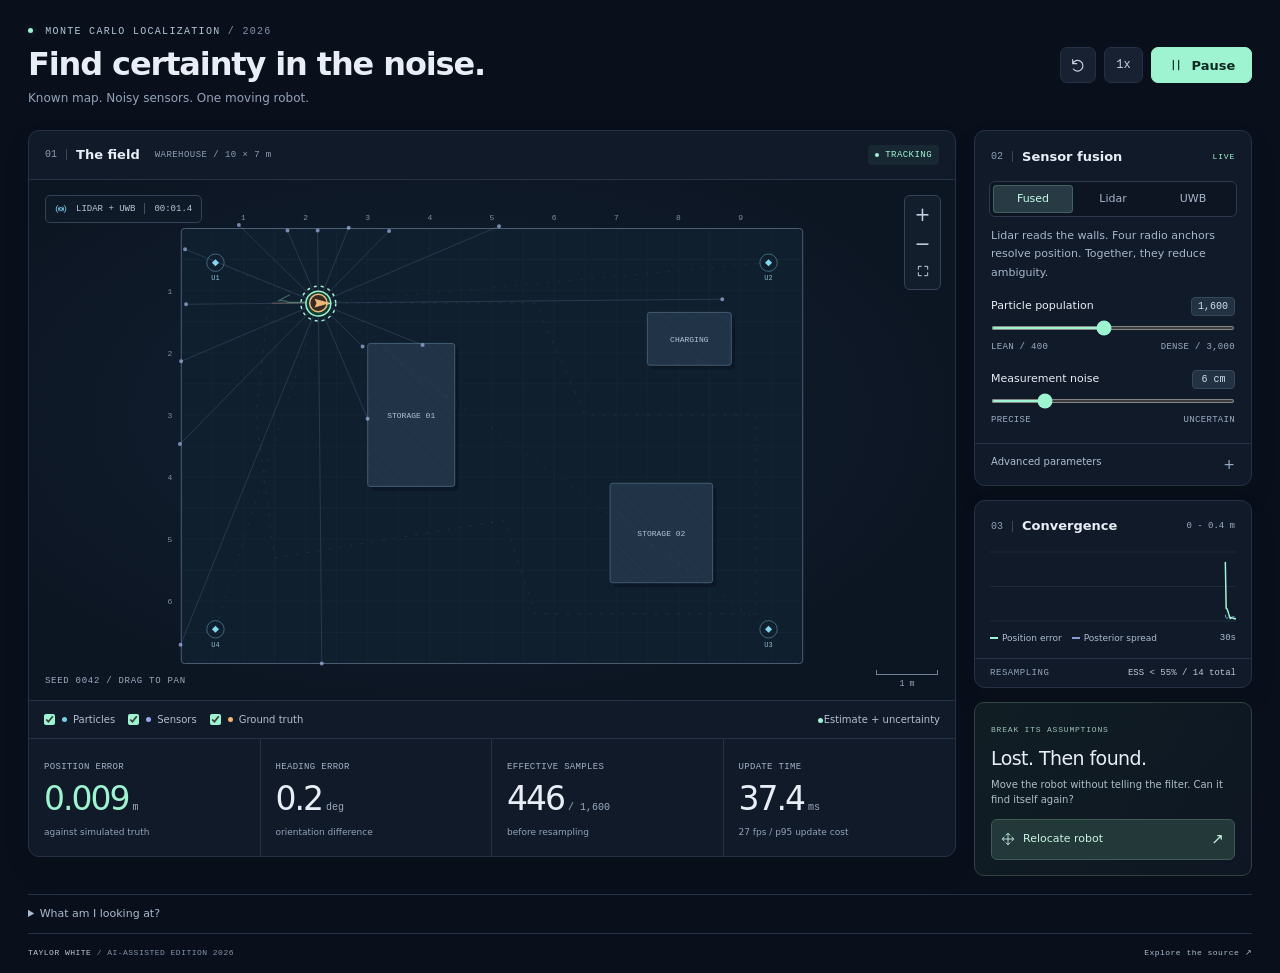
<file: lab/index.html>
<!doctype html>
<html lang="en">
<head>
    <meta charset="utf-8">
    <meta name="viewport" content="width=device-width, initial-scale=1">
    <meta name="theme-color" content="#0a101b">
    <title>2026 / TUPAC Localization Lab</title>
    <link rel="stylesheet" href="lab.css">
</head>
<body>
    <svg class="sprite" aria-hidden="true"><defs>
        <symbol id="i-play" viewBox="0 0 24 24"><path d="m8 5 11 7-11 7Z"/></symbol>
        <symbol id="i-pause" viewBox="0 0 24 24"><path d="M8 5v14M16 5v14"/></symbol>
        <symbol id="i-reset" viewBox="0 0 24 24"><path d="M4 10a8 8 0 1 1 1 8M4 4v6h6"/></symbol>
        <symbol id="i-move" viewBox="0 0 24 24"><path d="m8 4 4-3 4 3M12 1v22m-4-3 4 3 4-3M4 8l-3 4 3 4M1 12h22m-3-4 3 4-3 4"/></symbol>
        <symbol id="i-fit" viewBox="0 0 24 24"><path d="M4 9V4h5m6 0h5v5m0 6v5h-5M9 20H4v-5"/></symbol>
        <symbol id="i-scan" viewBox="0 0 24 24"><circle cx="12" cy="12" r="3"/><path d="M5 5a10 10 0 0 0 0 14m14-14a10 10 0 0 1 0 14M8 8a6 6 0 0 0 0 8m8-8a6 6 0 0 1 0 8"/></symbol>
    </defs></svg>
    <main>
        <header class="lab-heading">
            <div><div class="eyebrow"><span class="tiny-dot"></span> MONTE CARLO LOCALIZATION <span class="muted">/ 2026</span></div>
                <h1>Find certainty in the noise.</h1>
                <p class="lede">Known map. Noisy sensors. One moving robot.</p>
            </div>
            <div class="transport">
                <button id="reset" class="icon-button" title="Replay this experiment from seed 42" aria-label="Reset experiment" disabled><svg><use href="#i-reset"/></svg></button>
                <button id="speed" class="quiet-button" title="Change simulation speed" aria-label="Simulation speed: 1x" disabled>1x</button>
                <button id="pause" class="primary-button" disabled><svg><use href="#i-pause"/></svg><span>Pause</span></button>
            </div>
        </header>

        <p id="fatal" class="fatal" role="alert" hidden>The lab could not load. Reload this page or switch to Classic.</p>
        <div class="workspace">
            <section class="map-panel panel" aria-labelledby="field-title">
                <div class="panel-heading">
                    <div><span class="section-number">01</span><h2 id="field-title">The field</h2><span class="map-type">WAREHOUSE / 10 &times; 7 m</span></div>
                    <span id="tracking" class="state acquiring"><i></i> INITIALIZING</span>
                </div>
                <div class="stage">
                    <canvas id="map" tabindex="0" aria-label="Live warehouse localization map" aria-describedby="map-help">A browser with canvas support is required.</canvas>
                    <p id="map-help" class="sr-only">Cyan particles are possible robot poses. Mint is the estimate. Amber is the simulated true pose. Drag to pan; use the zoom buttons to zoom. With the map focused, Space pauses, K relocates the robot, and Escape fits the map.</p>
                    <div class="map-overlay"><svg><use href="#i-scan"/></svg><span id="scan-label">LIDAR + UWB</span><span class="overlay-separator"></span><span id="clock">00:00.0</span></div>
                    <div class="map-tools">
                        <button id="zoom-in" aria-label="Zoom in" title="Zoom in">+</button>
                        <button id="zoom-out" aria-label="Zoom out" title="Zoom out">&minus;</button>
                        <button id="fit" aria-label="Fit map" title="Fit map"><svg><use href="#i-fit"/></svg></button>
                    </div>
                    <div class="map-coordinate" id="coordinates">SEED 0042 / DRAG TO PAN</div>
                    <div class="scale"><span></span><small id="scale-label">1 m</small></div>
                </div>
                <div class="map-legend" aria-label="Map layers">
                    <label><input id="show-particles" type="checkbox" checked><span class="legend-dot particles"></span>Particles</label>
                    <label title="Beams originate at the simulated true pose and are hidden when Ground truth is off."><input id="show-sensors" type="checkbox" checked><span class="legend-dot sensors"></span>Sensors</label>
                    <label><input id="show-truth" type="checkbox" checked><span class="legend-dot truth"></span>Ground truth</label>
                    <span class="legend-estimate"><span class="legend-dot estimate"></span>Estimate + uncertainty</span>
                </div>
                <div class="metrics">
                    <div><span class="metric-label">POSITION ERROR</span><p><b id="position-error">--</b><span>m</span></p><small>against simulated truth</small></div>
                    <div><span class="metric-label">HEADING ERROR</span><p><b id="heading-error">--</b><span>deg</span></p><small>orientation difference</small></div>
                    <div><span class="metric-label">EFFECTIVE SAMPLES</span><p><b id="ess">--</b><span id="ess-total">/ 1600</span></p><small>before resampling</small></div>
                    <div><span class="metric-label">UPDATE TIME</span><p><b id="filter-time">--</b><span>ms</span></p><small id="frame-rate">measuring frame rate</small></div>
                </div>
            </section>

            <aside class="instruments" aria-label="Experiment controls and diagnostics">
                <section class="panel controls" aria-labelledby="sensors-title">
                    <div class="panel-heading"><div><span class="section-number">02</span><h2 id="sensors-title">Sensor fusion</h2></div><span class="live-label">LIVE</span></div>
                    <fieldset class="sensor-modes"><legend class="sr-only">Sensor suite</legend>
                        <label><input type="radio" name="sensor-mode" value="fused" checked><span>Fused</span></label>
                        <label><input type="radio" name="sensor-mode" value="lidar"><span>Lidar</span></label>
                        <label><input type="radio" name="sensor-mode" value="uwb"><span>UWB</span></label>
                    </fieldset>
                    <p class="control-description" id="sensor-description">Lidar reads the walls. Four radio anchors resolve position. Together, they reduce ambiguity.</p>
                    <div class="range-control">
                        <div><label for="particles">Particle population</label><output for="particles" id="particles-value">1,600</output></div>
                        <input type="range" id="particles" min="400" max="3000" step="200" value="1600">
                        <div class="range-extents"><span>LEAN / 400</span><span>DENSE / 3,000</span></div>
                    </div>
                    <div class="range-control">
                        <div><label for="noise">Measurement noise</label><output for="noise" id="noise-value">6 cm</output></div>
                        <input type="range" id="noise" min="0" max="30" step="1" value="6">
                        <div class="range-extents"><span>PRECISE</span><span>UNCERTAIN</span></div>
                    </div>
                    <details class="advanced">
                        <summary>Advanced parameters <span>+</span></summary>
                        <div class="range-control"><div><label for="beams">Lidar beams</label><output for="beams" id="beams-value">16</output></div><input type="range" id="beams" min="4" max="32" step="4" value="16"></div>
                        <div class="range-control"><div><label for="motion">Odometry noise</label><output for="motion" id="motion-value">1.00x</output></div><input type="range" id="motion" min="0" max="4" step="0.25" value="1"></div>
                        <p>UWB range noise is twice the lidar setting. At zero noise, a 2 cm model-resolution floor prevents singular likelihoods.</p>
                    </details>
                </section>

                <section class="panel telemetry" aria-labelledby="telemetry-title">
                    <div class="panel-heading"><div><span class="section-number">03</span><h2 id="telemetry-title">Convergence</h2></div><span id="chart-range">0 &ndash; 1 m</span></div>
                    <canvas id="chart" role="img" aria-label="Position error and posterior spread over the last 30 simulated seconds"></canvas>
                    <div class="chart-legend"><span><i class="line-error"></i>Position error</span><span><i class="line-spread"></i>Posterior spread</span><span>30s</span></div>
                    <div class="filter-diagnostics"><span>RESAMPLING</span><b id="resampling">Awaiting first scan</b></div>
                </section>

                <section class="experiment">
                    <span class="eyebrow">BREAK ITS ASSUMPTIONS</span>
                    <h2>Lost. Then found.</h2>
                    <p>Move the robot without telling the filter. Can it find itself again?</p>
                    <button id="relocate" class="relocate-button" disabled><svg><use href="#i-move"/></svg>Relocate robot<span aria-hidden="true">&nearr;</span></button>
                </section>
            </aside>
        </div>

        <footer>
            <details class="explainer"><summary>What am I looking at?</summary>
                <div class="explanation-grid">
                    <p><b>01 / Predict.</b> Each particle is a possible position and heading. Noisy odometry moves every hypothesis through the same collision-aware map.</p>
                    <p><b>02 / Observe.</b> Ray-cast lidar and UWB ranges score those hypotheses. The filter never receives the robot's true position. Ground truth is shown only for evaluation.</p>
                    <p><b>03 / Refine.</b> Log-space weights avoid numerical collapse. Low effective sample size triggers systematic resampling; poor sensor agreement introduces global recovery proposals.</p>
                </div>
                <p class="caveat">A known-map simulation, not SLAM or production navigation. Noise is idealized Gaussian noise. The ellipse is a Gaussian approximation around the dominant position hypothesis, not a calibrated confidence guarantee. Lidar alone can be ambiguous; UWB does not directly observe heading. Replay restarts seed 42 with your current settings.</p>
            </details>
            <div class="footer-line"><span>TAYLOR WHITE <span class="muted">/ AI-ASSISTED EDITION 2026</span></span><a href="https://github.com/taylorchasewhite/localization" target="_blank" rel="noopener noreferrer">Explore the source &nearr;</a></div>
        </footer>
        <p id="announcement" class="sr-only" role="status" aria-live="polite">Initializing the simulation.</p>
    </main>
    <script type="module" src="app.mjs" onerror="document.getElementById('fatal').hidden=false"></script>
</body>
</html>
</file>
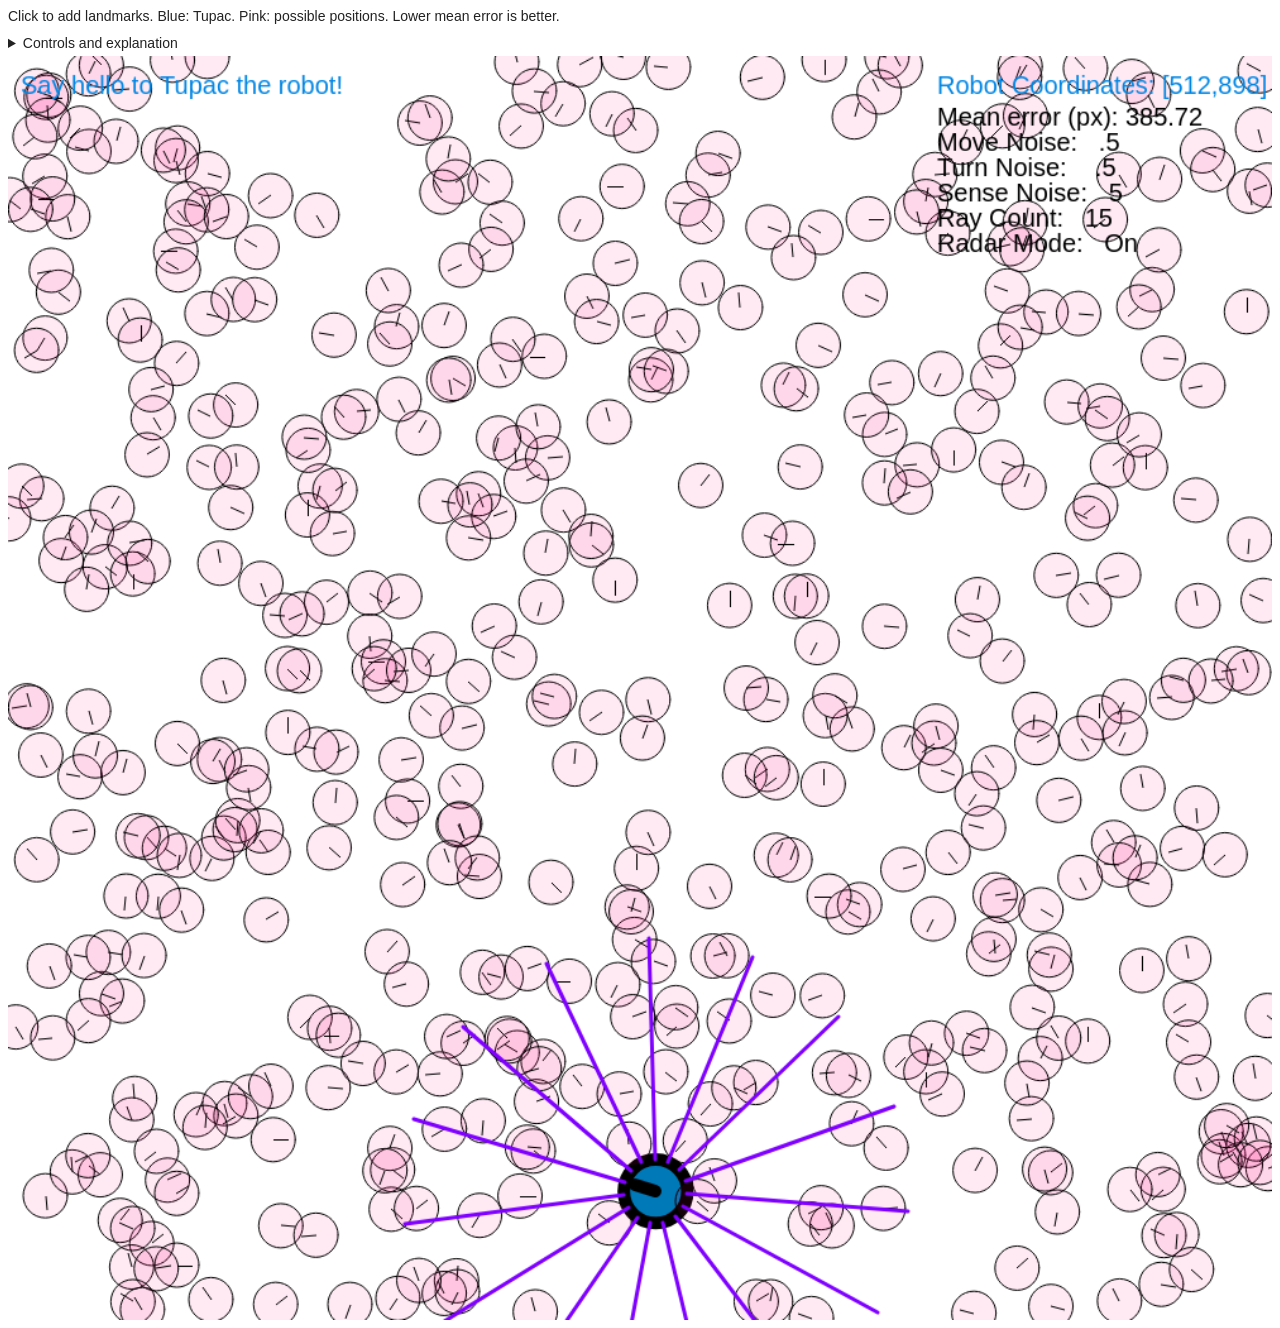
<file: classic.html>
<!DOCTYPE html>
<html lang="en">
<head>
	<meta charset="utf-8">
	<meta name="viewport" content="width=device-width, initial-scale=1">
	<title>Taylor's Robotic Localization Visualization</title>
	<style>
		body { margin: 8px; background: #fff; color: #222; font: 14px Arial, sans-serif; }
		canvas { display: block; width: 100%; height: auto; }
		canvas:focus-visible { outline: 2px solid #0079b8; outline-offset: -2px; }
		details { padding: 5px 0; }
		summary { cursor: pointer; }
		p { margin: 6px 0; }
		#error { color: #a00; }
	</style>
</head>
<body>
	<p id="status" role="status">Loading localization simulation...</p>
	<details>
		<summary>Controls and explanation</summary>
		<p>Click or tap the canvas to add a green landmark (POI); click near one to remove it.
			Add at least three well-spaced landmarks to help the pink particles find the blue robot, Tupac.</p>
		<p>Focus the canvas for keyboard controls: Up/Down = sensing noise;
			Right/Left = movement noise; W/S = ray count; Shift = turning noise;
			V = experimental ray-sensing mode. Lower mean error is better.</p>
		<p>The square world wraps at its edges. Landmark sensing measures direct distance
			to each known POI; ray mode measures the nearest visible square, up to 200 pixels.
			No landmarks means no measurement update, not a successful localization.</p>
	</details>
	<p id="error" role="alert" hidden></p>
	<canvas id="weblocalization" width="1000" height="1000" tabindex="0"
		aria-label="Interactive particle-filter localization simulation">
		Your browser does not support the canvas tag.
	</canvas>
	<noscript>Enable JavaScript to run this visualization.</noscript>
	<script src="processing.js"></script>
	<script src="localization.js"></script>
</body>
</html>
</file>
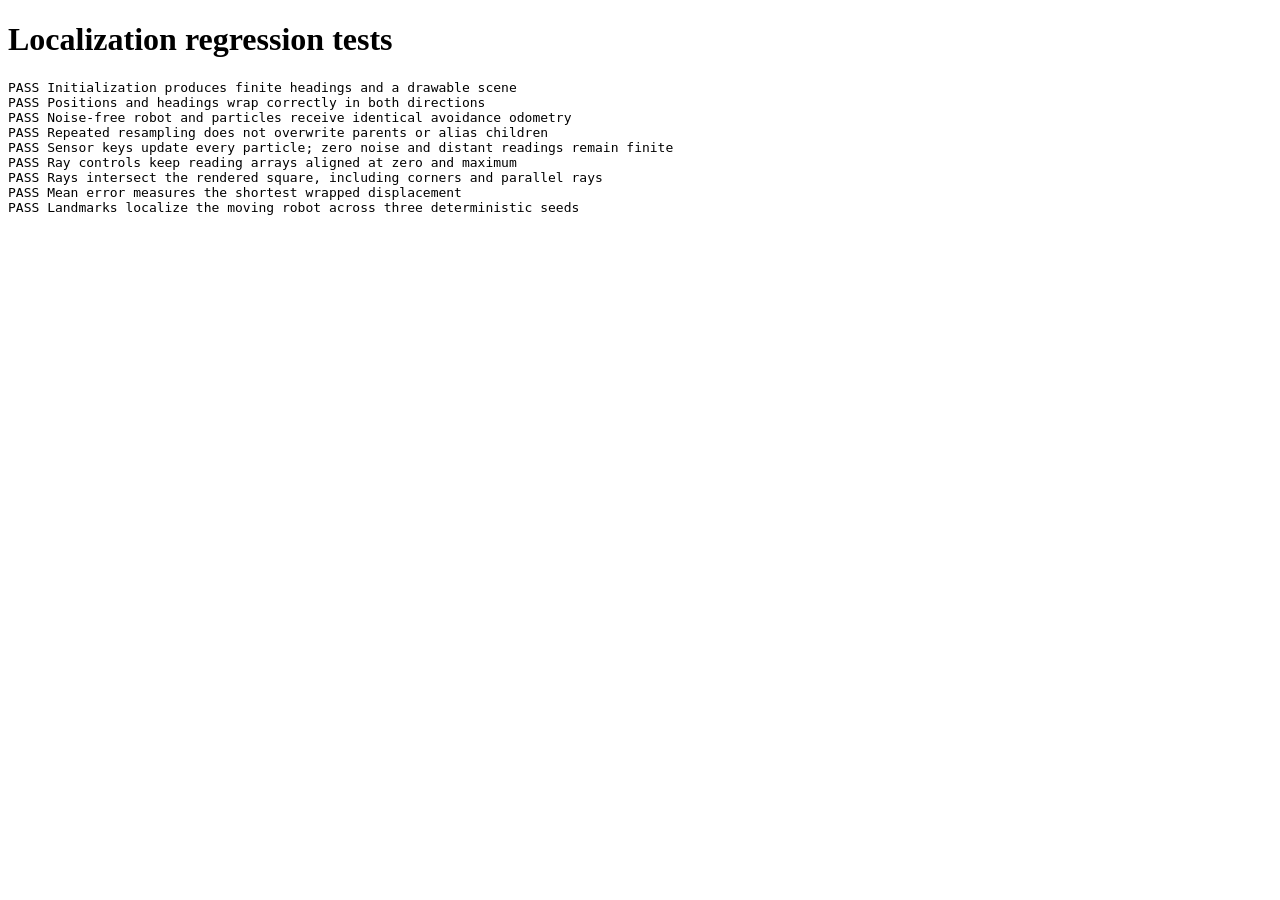
<file: tests.html>
<!DOCTYPE html>
<html lang="en">
<head><meta charset="utf-8"><title>Localization regression tests</title></head>
<body>
	<h1>Localization regression tests</h1>
	<pre id="results">Running...</pre>
	<canvas id="tests" width="1000" height="1000" hidden></canvas>
	<script src="processing.js"></script>
	<script>
	"use strict";
	window.testResults = (async () => {
		const response = await fetch("web_localization.pde");
		if (!response.ok) throw new Error("Sketch HTTP " + response.status);
		const source = await response.text();
		// Test-only access to the real compiled sketch's otherwise private state.
		const hooks = `
			Object testState() {
				return [particles, tupac, poiA, rayReadings, globalRayCount, globalSenseNoise, vectorMode];
			}
			void testPopulation(Robot[] population) { particles = population; }
			void disableMutation() { mutationRate = 2000000000; }
		`;
		const p = new Processing(document.getElementById("tests"), source + hooks);
		p.noLoop();
		const results = [];
		function assert(condition, message) {
			if (!condition) throw new Error(message);
		}
		function close(actual, expected, message) {
			assert(Math.abs(actual - expected) < 1e-6, message + ": " + actual);
		}
		function key(code, coded = false) {
			p.key = coded ? p.CODED : code;
			p.keyCode = code;
			p.keyPressed();
		}
		function test(name, run) {
			p.randomSeed(42);
			p.setup();
			p.noLoop();
			try {
				run();
				results.push({ name, passed: true });
			} catch (error) {
				results.push({ name, passed: false, error: error.message });
			}
		}
		test("Initialization produces finite headings and a drawable scene", () => {
			const [particles, robot] = p.testState();
			assert(particles.length === 500, "Particle count");
			assert(particles.every(b => Number.isFinite(b.orientation)), "Invalid headings");
			assert(Number.isFinite(robot.orientation), "Invalid robot heading");
			p.draw();
		});
		test("Positions and headings wrap correctly in both directions", () => {
			const b = new p.Robot(true, "test");
			b.setRobot(-10, -20, -0.2);
			close(b.xPosition, 990, "Negative X");
			close(b.yPosition, 980, "Negative Y");
			close(b.orientation, p.TWO_PI - 0.2, "Negative heading");
			b.setRobot(2010, 3020, p.TWO_PI * 3 + 0.2);
			close(b.xPosition, 10, "Positive X");
			close(b.yPosition, 20, "Positive Y");
			close(b.orientation, 0.2, "Positive heading");
		});
		test("Noise-free robot and particles receive identical avoidance odometry", () => {
			const [particles, robot, pois] = p.testState();
			pois.add([500, 600]);
			for (const b of [...particles, robot]) {
				b.setRobot(500, 500, 0);
				b.setNoise(0, 0, 0);
			}
			p.disableMutation();
			p.frameStep();
			assert(robot.orientation !== 0, "Avoidance did not turn");
			close(p.evaluateSolution(), 0, "Particles diverged from robot command");
		});
		test("Repeated resampling does not overwrite parents or alias children", () => {
			p.disableMutation();
			const initial = [100, 200, 300].map((x, i) => {
				const b = new p.Robot(true, "test " + i);
				b.setRobot(x, 500, 0);
				return b;
			});
			p.testPopulation(initial);
			p.resampleParticles([2, 1, 0]);
			const parents = p.testState()[0];
			parents.forEach((b, i) => b.setRobot((i + 1) * 100, 500, 0));
			p.resampleParticles([2, 1, 0]);
			const children = p.testState()[0];
			assert(children !== parents, "Reused population array");
			assert(children.map(b => b.xPosition).join() === "100,100,200", "Wrong ancestry");
			assert(parents.map(b => b.xPosition).join() === "100,200,300", "Parents overwritten");
			assert(new Set(children).size === children.length, "Aliased children");
			assert(children.every(b => !parents.includes(b)), "Aliased parent");
		});
		test("Sensor keys update every particle; zero noise and distant readings remain finite", () => {
			key(p.UP, true);
			let [particles, robot, pois] = p.testState();
			close(robot.senseNoise, 5.25, "Robot noise");
			assert(particles.every(b => b.senseNoise === 5.25), "Particle noise unchanged");
			for (let i = 0; i < 30; i++) key(p.DOWN, true);
			close(p.testState()[5], 0, "Noise minimum");
			assert(particles.every(b => b.senseNoise === 0), "Zero-noise propagation");
			for (const point of [[100, 100], [900, 100], [700, 900]]) pois.add(point);
			const measurements = robot.sense();
			assert(particles.every(b => Number.isFinite(b.measurementLogProbability(measurements))), "Invalid likelihood");
			for (let i = 0; i < 20; i++) p.frameStep();
			assert(Number.isFinite(p.evaluateSolution()), "Filter degenerated at zero noise");
		});
		test("Ray controls keep reading arrays aligned at zero and maximum", () => {
			for (let i = 0; i < 40; i++) key(115);
			let state = p.testState();
			assert(state[4] === 0 && state[3].size() === 0, "Zero-ray bounds");
			key(118);
			state[2].add([100, 100]);
			const before = state[0];
			p.frameStep();
			assert(p.testState()[0] === before, "Resampled without observations");
			for (let i = 0; i < 40; i++) key(119);
			state = p.testState();
			assert(state[4] === 30 && state[3].size() === 30, "Maximum-ray bounds");
			assert(state[0].every(b => b.rayCount === 30), "Particle ray settings");
			p.frameStep();
			assert(Number.isFinite(p.evaluateSolution()), "Ray filter failed");
		});
		test("Rays intersect the rendered square, including corners and parallel rays", () => {
			close(p.rayBoxDistance(0, 100, 0, 100, 100), 50, "Horizontal entry");
			close(p.rayBoxDistance(0, 145, 0, 100, 100), 50, "Square corner");
			close(p.rayBoxDistance(100, 0, p.PI / 2, 100, 100), 50, "Vertical entry");
			close(p.rayBoxDistance(0, 0, 0, 100, 100), 200, "Parallel miss");
			close(p.rayBoxDistance(100, 100, 0, 100, 100), 0, "Inside square");
			close(p.rayBoxDistance(300, 100, 0, 100, 100), 200, "Behind ray");
		});
		test("Mean error measures the shortest wrapped displacement", () => {
			const [, robot] = p.testState();
			robot.setRobot(990, 500, 0);
			const b = new p.Robot(true, "edge");
			b.setRobot(10, 500, 0);
			p.testPopulation([b]);
			close(p.evaluateSolution(), 20, "Across seam");
		});
		test("Landmarks localize the moving robot across three deterministic seeds", () => {
			for (const seed of [1, 42, 123]) {
				p.randomSeed(seed);
				p.setup();
				const [, , pois] = p.testState();
				for (const point of [[150, 200], [850, 250], [650, 850], [200, 800]]) pois.add(point);
				const before = p.evaluateSolution();
				for (let t = 0; t < 150; t++) p.frameStep();
				const after = p.evaluateSolution();
				assert(after < 20 && after < before / 10,
					"Seed " + seed + ": error " + before + " -> " + after);
				assert(p.testState()[0].every(b =>
					Number.isFinite(b.orientation) && b.xPosition >= 0 && b.xPosition < 1000 &&
					b.yPosition >= 0 && b.yPosition < 1000), "Invalid particle state");
			}
		});
		p.exit();
		document.getElementById("results").textContent = results.map(r =>
			(r.passed ? "PASS " : "FAIL ") + r.name + (r.error ? ": " + r.error : "")).join("\n");
		return results;
	})();
	window.testResults.catch(error => {
		document.getElementById("results").textContent = "Test runner failed: " + error;
		console.error(error);
	});
	</script>
</body>
</html>
</file>
<file: lab/lab.css>
:root {
    color-scheme: dark;
    --bg: #0a101b; --panel: #101a28; --line: #243146; --text: #e9eef6;
    --muted: #93a3bb; --mint: #9ef4d1; --cyan: #79cdea; --amber: #efb777;
}
* { box-sizing: border-box; }
body { margin: 0; background: var(--bg); color: var(--text); font: 13px/1.5 "Segoe UI", system-ui, sans-serif; }
button, input, select { font: inherit; }
button, summary, a, label { -webkit-tap-highlight-color: transparent; }
button { cursor: pointer; }
button:disabled { opacity: .45; cursor: wait; }
button:focus-visible, a:focus-visible, summary:focus-visible, canvas:focus-visible { outline: 2px solid var(--mint); outline-offset: 3px; }
input:focus-visible { outline: 2px solid var(--mint); outline-offset: 5px; }
button svg, .map-overlay svg { width: 16px; height: 16px; fill: none; stroke: currentColor; stroke-width: 1.7; stroke-linecap: round; stroke-linejoin: round; flex-shrink: 0; }
.sprite { position: absolute; width: 0; height: 0; overflow: hidden; }
main { max-width: 1680px; margin: auto; padding: 24px 28px 16px; }
.lab-heading { display: flex; justify-content: space-between; align-items: center; gap: 16px; margin-bottom: 23px; }
.eyebrow { font: 10px/1.5 ui-monospace, "Cascadia Code", monospace; letter-spacing: .13em; color: #b0c5d8; }
.tiny-dot { display: inline-block; width: 5px; height: 5px; background: var(--mint); border-radius: 50%; margin: 0 5px 1px 0; box-shadow: 0 0 10px #70dfb840; }
h1 { margin: 7px 0 3px; font-weight: 550; font-size: clamp(23px, 2.5vw, 34px); line-height: 1.15; letter-spacing: -.035em; }
.lede { color: var(--muted); margin: 6px 0 0; font-size: 12px; }
.muted { color: #8494ac; }
.transport { display: flex; align-items: center; gap: 8px; }
.primary-button, .icon-button, .quiet-button { display: flex; gap: 8px; align-items: center; justify-content: center; border: 1px solid var(--line); border-radius: 7px; height: 36px; background: #172131; color: #c6d2e3; transition: background .15s; }
.icon-button { width: 36px; }
.quiet-button { width: 39px; font: 12px ui-monospace, monospace; }
.primary-button { color: #0c2922; background: var(--mint); border-color: var(--mint); padding: 0 15px; min-width: 101px; font-weight: 650; }
.primary-button:hover { background: #b6ffdf; }
.icon-button:hover, .quiet-button:hover { background: #253249; }
.workspace { display: grid; grid-template-columns: minmax(0, 1fr) 278px; gap: 18px; align-items: start; }
.panel { border: 1px solid var(--line); background: var(--panel); border-radius: 11px; overflow: hidden; box-shadow: 0 12px 30px #00000010; }
.panel-heading { min-height: 48px; padding: 12px 16px; display: flex; align-items: center; justify-content: space-between; gap: 10px; }
.panel-heading > div { display: flex; gap: 9px; align-items: center; min-width: 0; }
h2 { font-size: 13px; font-weight: 550; margin: 0; white-space: nowrap; }
.section-number { font: 10px ui-monospace, monospace; color: #8c9db6; border-right: 1px solid #3a4659; padding-right: 9px; }
.map-type { font: 9px ui-monospace, monospace; letter-spacing: .05em; color: #8f9fb6; margin-left: 6px; }
.state { font: 9px ui-monospace, monospace; letter-spacing: .05em; padding: 5px 7px; border-radius: 4px; white-space: nowrap; display: flex; align-items: center; gap: 6px; }
.state i { width: 4px; height: 4px; background: currentColor; border-radius: 50%; }
.state.acquiring { color: #e8bd85; background: #c8903020; }
.state.tracking { color: var(--mint); background: #63c59f15; }
.state.paused { color: #b4c1d5; background: #52647a25; }
.stage { position: relative; height: clamp(370px, 58vh, 650px); background: radial-gradient(ellipse at 45% 45%, #132234 0, #0c1522 75%); overflow: hidden; border-top: 1px solid #263347; border-bottom: 1px solid #263347; }
#map { display: block; width: 100%; height: 100%; touch-action: none; cursor: grab; }
#map:active { cursor: grabbing; }
.map-overlay { position: absolute; top: 15px; left: 16px; display: flex; align-items: center; gap: 9px; padding: 7px 9px; background: #111c2ad9; border: 1px solid #344156; border-radius: 5px; font: 9px ui-monospace, monospace; color: #b6c7da; pointer-events: none; backdrop-filter: blur(8px); }
.map-overlay svg { width: 12px; height: 12px; color: var(--cyan); }
.overlay-separator { height: 11px; width: 1px; background: #40516c; }
.map-tools { position: absolute; right: 14px; top: 15px; display: flex; flex-direction: column; padding: 3px; background: #131f2dde; border: 1px solid #354258; border-radius: 6px; }
.map-tools button { width: 29px; height: 29px; color: #c2d0e3; display: grid; place-items: center; background: none; border: 0; border-radius: 3px; font-size: 19px; }
.map-tools button:hover { background: #2c3b50; }
.map-tools button svg { width: 14px; height: 14px; }
.map-coordinate { position: absolute; left: 16px; bottom: 14px; color: #9cabc0; font: 9px ui-monospace, monospace; letter-spacing: .08em; pointer-events: none; }
.scale { position: absolute; bottom: 11px; right: 17px; text-align: center; color: #9cabc0; pointer-events: none; font: 10px ui-monospace, monospace; }
.scale > span { display: block; width: 60px; height: 5px; border: solid #718199; border-width: 0 1px 1px; margin: 0 0 3px; }
.map-legend { display: flex; align-items: center; flex-wrap: wrap; gap: 13px; padding: 11px 15px; color: #b2bfd1; font-size: 10px; border-bottom: 1px solid var(--line); }
.map-legend label { display: flex; align-items: center; gap: 5px; cursor: pointer; }
.map-legend input { accent-color: var(--mint); width: 11px; height: 11px; margin: 0 2px 0 0; }
.legend-dot { display: inline-block; width: 5px; height: 5px; border-radius: 50%; margin-right: 1px; }
.particles { background: var(--cyan); }.sensors { background: #98a8ef; }.truth { background: var(--amber); }.estimate { background: var(--mint); }
.legend-estimate { margin-left: auto; }
.metrics { display: grid; grid-template-columns: repeat(4, minmax(0, 1fr)); }
.metrics > div { padding: 16px 15px; border-right: 1px solid var(--line); }
.metrics > div:last-child { border: 0; }
.metric-label { font: 9px ui-monospace, monospace; letter-spacing: .035em; color: #a2b2c9; white-space: nowrap; }
.metrics p { margin: 4px 0 1px; font-variant-numeric: tabular-nums; white-space: nowrap; }
.metrics b { font-size: clamp(22px, 2.6vw, 33px); font-weight: 450; letter-spacing: -.06em; line-height: 1.25; }
.metrics p > span { color: #99abc1; font: 10px ui-monospace, monospace; margin-left: 4px; }
.metrics small { font-size: 9px; color: #91a3bc; }
#position-error { color: var(--mint); }
.instruments { display: grid; gap: 14px; }
.controls .panel-heading { padding-bottom: 9px; }
.live-label { font: 8px ui-monospace, monospace; letter-spacing: .1em; color: var(--mint); }
.sensor-modes { display: flex; margin: 2px 14px 0; padding: 3px; border: 1px solid #2b3a4f; background: #0d1522; border-radius: 6px; }
.sensor-modes label { flex: 1; position: relative; cursor: pointer; }
.sensor-modes input { position: absolute; opacity: 0; width: 100%; height: 100%; margin: 0; cursor: pointer; }
.sensor-modes span { display: block; text-align: center; border-radius: 4px; padding: 6px 0; font-size: 11px; color: #a8b7cd; }
.sensor-modes input:checked + span { background: #283b45; color: #c1ffe5; box-shadow: inset 0 0 0 1px #43625f; }
.sensor-modes input:focus-visible + span { outline: 2px solid var(--mint); }
.control-description { min-height: 47px; font-size: 11px; line-height: 1.65; color: #a6b6cc; margin: 10px 16px 15px; }
.range-control { margin: 0 16px 18px; }
.range-control > div:first-child { display: flex; justify-content: space-between; align-items: center; gap: 10px; font-size: 11px; margin-bottom: 8px; }
output { font: 10px ui-monospace, monospace; background: #223242; color: #cfdfed; padding: 3px 6px; border: 1px solid #35475b; border-radius: 4px; min-width: 43px; text-align: center; }
input[type="range"] { display: block; width: 100%; height: 4px; accent-color: var(--mint); cursor: pointer; margin: 10px 0 12px; }
.range-extents { display: flex; justify-content: space-between; color: #9badc5; font: 9px ui-monospace, monospace; letter-spacing: .035em; }
.advanced { border-top: 1px solid var(--line); }
.advanced summary { list-style: none; padding: 10px 16px; color: #adbed1; cursor: pointer; font-size: 10px; display: flex; justify-content: space-between; }
.advanced summary::-webkit-details-marker { display: none; }
.advanced summary span { font-size: 14px; color: #9cafc7; }
.advanced[open] summary span { transform: rotate(45deg); }
.advanced .range-control { margin-top: 10px; }
.advanced p { color: #98a8bc; font-size: 10px; margin: 0 16px 14px; }
.telemetry .panel-heading { min-height: 43px; padding-bottom: 4px; }
#chart-range { color: #9aacc2; font: 9px ui-monospace, monospace; }
#chart { display: block; width: calc(100% - 30px); height: 77px; margin: 4px 15px 0; }
.chart-legend { display: flex; align-items: center; gap: 10px; color: #adbed2; font-size: 9px; margin: 7px 15px 13px; }
.chart-legend span:last-child { margin-left: auto; font-family: ui-monospace, monospace; }
.chart-legend i { display: inline-block; width: 8px; height: 2px; margin-right: 4px; vertical-align: middle; }
.line-error { background: var(--mint); }.line-spread { background: #879bd5; }
.filter-diagnostics { padding: 9px 15px; border-top: 1px solid var(--line); display: flex; align-items: center; justify-content: space-between; gap: 8px; font: 9px ui-monospace, monospace; }
.filter-diagnostics span { color: #93a5bc; letter-spacing: .06em; }
.filter-diagnostics b { font-weight: 400; color: #bacadd; }
.experiment { border: 1px solid #31423f; border-radius: 10px; padding: 15px 16px; background: linear-gradient(125deg, #172c2d80, #121e2c70); }
.experiment .eyebrow { font-size: 8px; color: #9dc3b6; letter-spacing: .1em; }
.experiment h2 { margin-top: 6px; font-size: 19px; letter-spacing: -.03em; font-weight: 450; }
.experiment p { margin: 5px 0 12px; color: #acbec9; font-size: 10px; }
.relocate-button { width: 100%; background: #233839; border: 1px solid #3f5b53; color: #c9f5e3; border-radius: 6px; display: flex; align-items: center; gap: 9px; padding: 8px 10px; font-size: 11px; }
.relocate-button:hover { background: #304b45; }
.relocate-button span { margin-left: auto; font-size: 15px; }
.relocate-button svg { width: 12px; height: 12px; }
footer { margin-top: 18px; }
.explainer { border-top: 1px solid var(--line); border-bottom: 1px solid var(--line); color: #a9bacf; }
.explainer summary { padding: 11px 0; cursor: pointer; font-size: 11px; }
.explanation-grid { display: grid; grid-template-columns: repeat(3, 1fr); gap: 22px; }
.explanation-grid p { margin: 0 0 10px; font-size: 11px; line-height: 1.7; }
.explanation-grid b { color: #d5e5f2; }
.caveat { max-width: 1050px; font-size: 10px; color: #98a8bc; line-height: 1.7; }
.footer-line { padding: 14px 0 0; display: flex; justify-content: space-between; gap: 14px; font: 8px ui-monospace, monospace; letter-spacing: .06em; color: #bcc9d9; }
.footer-line a { color: #acbed2; text-decoration: none; }
.footer-line a:hover { color: var(--mint); }
.fatal { border: 1px solid #c37c6c; padding: 12px; background: #512521; color: #ffe4dc; border-radius: 6px; }
.sr-only { position: absolute; width: 1px; height: 1px; padding: 0; margin: -1px; overflow: hidden; clip: rect(0, 0, 0, 0); white-space: nowrap; border: 0; }
@media (min-width: 1400px) { .workspace { grid-template-columns: minmax(0, 1fr) 310px; gap: 22px; } .control-description { font-size: 11px; } .stage { height: 600px; } }
@media (max-width: 1050px) {
    main { padding: 20px; }
    .workspace { grid-template-columns: minmax(0, 1fr) 252px; gap: 14px; }
    .map-type { display: none; }
    .map-legend { gap: 9px; font-size: 9px; padding: 10px; }
    .legend-estimate { margin-left: 0; }
    .metrics { grid-template-columns: repeat(2, 1fr); }
    .metrics > div { padding: 12px 15px; }
    .metrics > div:nth-child(2) { border-right: 0; }
    .metrics > div:nth-child(-n+2) { border-bottom: 1px solid var(--line); }
}
@media (max-width: 760px) {
    main { padding: 18px 14px 14px; }
    .lab-heading { margin-bottom: 18px; align-items: flex-start; }
    h1 { font-size: 25px; }
    .eyebrow { font-size: 8px; }
    .lede { font-size: 11px; max-width: 220px; }
    .transport { gap: 5px; padding-top: 17px; }
    .transport .quiet-button { width: 32px; }
    .icon-button { width: 32px; }
    .primary-button { min-width: 78px; padding: 0 10px; }
    .workspace { grid-template-columns: minmax(0, 1fr); }
    .stage { height: clamp(320px, 65vw, 460px); }
    .map-type { display: inline; }
    .metrics { grid-template-columns: repeat(4, minmax(0, 1fr)); }
    .metrics > div { padding: 12px; border-bottom: 0 !important; }
    .metrics > div:nth-child(2) { border-right: 1px solid var(--line); }
    .metrics b { font-size: 25px; }
    .instruments { grid-template-columns: minmax(0, 1fr) minmax(0, 1fr); align-items: start; }
    .controls { grid-row: span 2; }
    .explanation-grid { grid-template-columns: 1fr; gap: 6px; }
}
@media (max-width: 480px) {
    .lab-heading { flex-wrap: wrap; gap: 12px; }
    .transport { padding-top: 0; }
    .lede { max-width: none; }
    .map-type { display: none; }
    .map-overlay { left: 10px; top: 11px; gap: 6px; font-size: 8px; }
    .map-tools { right: 9px; top: 11px; }
    .map-tools button { width: 25px; height: 26px; }
    .map-coordinate { font-size: 8px; left: 11px; }
    .map-legend { gap: 11px; }
    .metrics { grid-template-columns: repeat(2, minmax(0, 1fr)); }
    .metrics > div:nth-child(-n+2) { border-bottom: 1px solid var(--line) !important; }
    .metrics > div:nth-child(2) { border-right: 0; }
    .metrics > div { padding: 12px 14px; }
    .instruments { grid-template-columns: minmax(0, 1fr); }
    .controls { grid-row: auto; }
    #chart { height: 95px; }
    .footer-line { flex-wrap: wrap; }
}
@media (prefers-reduced-motion: reduce) { * { transition: none !important; } }
</file>
